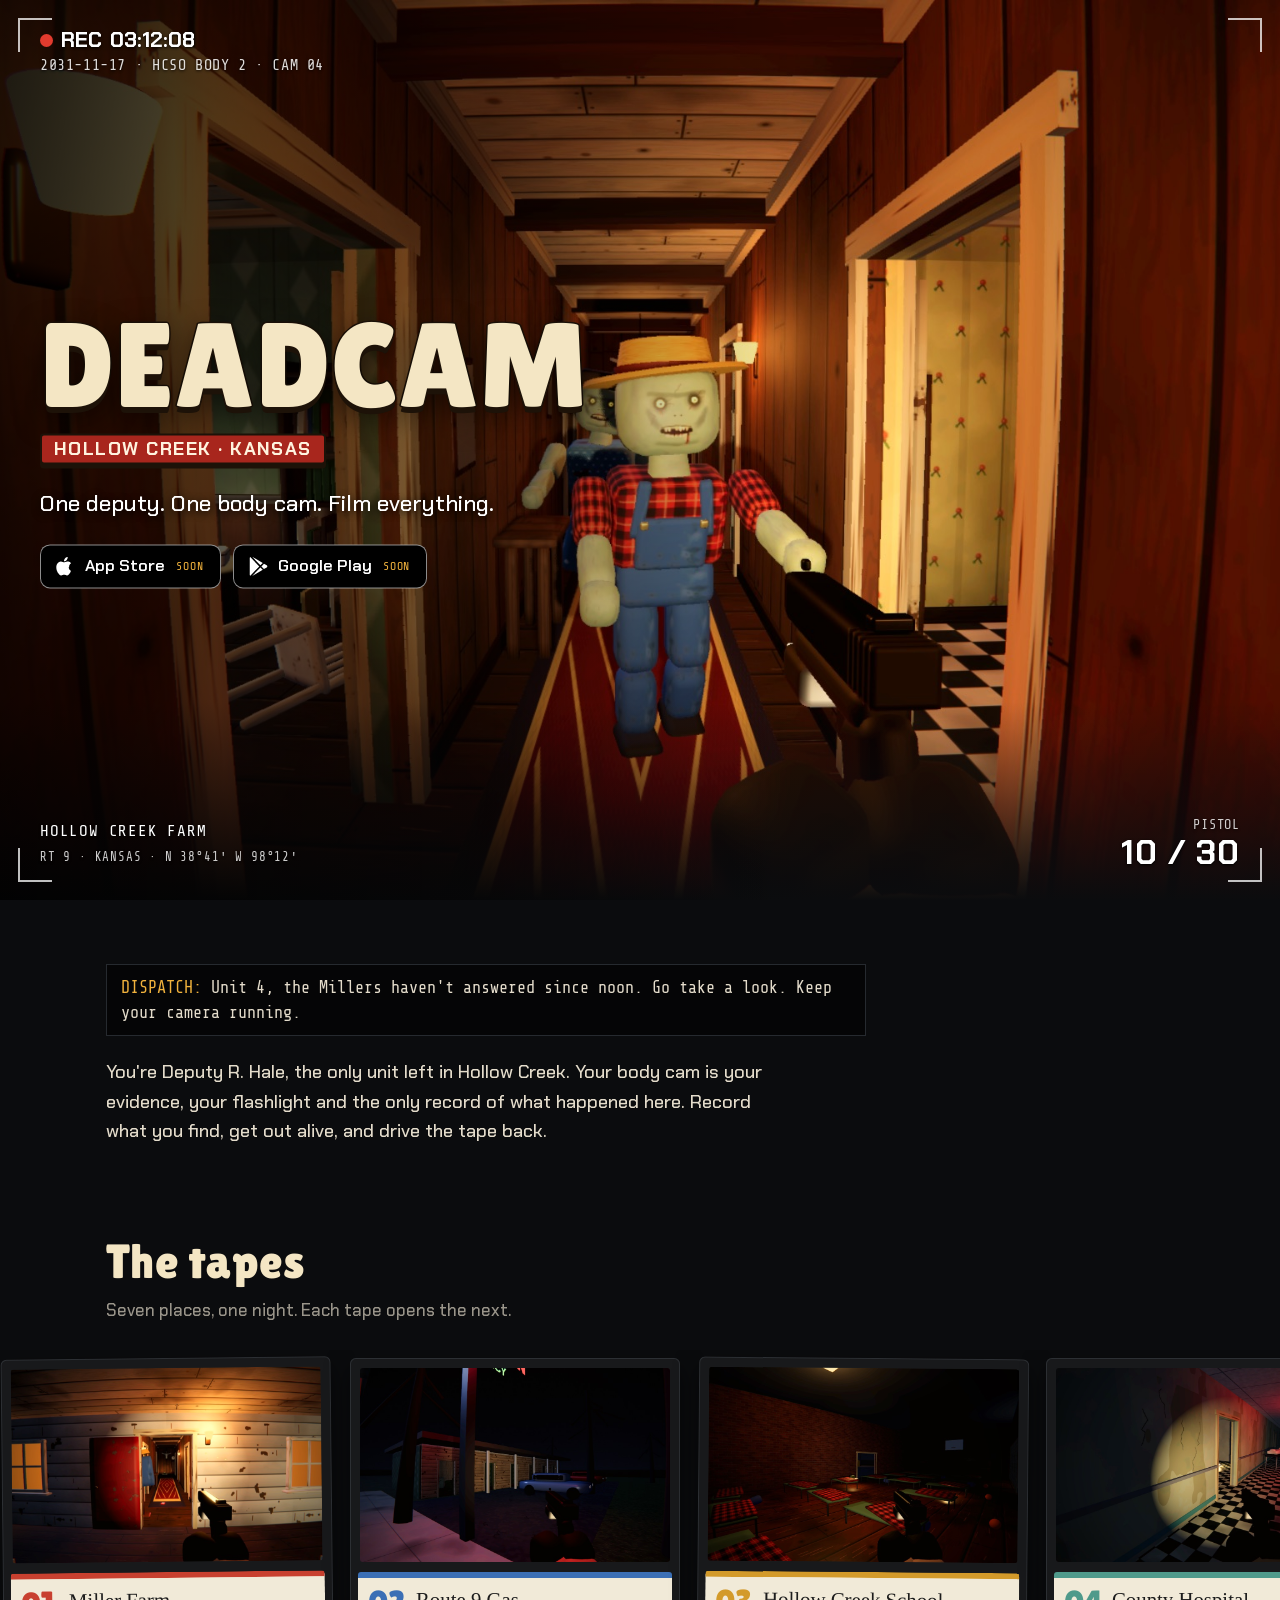
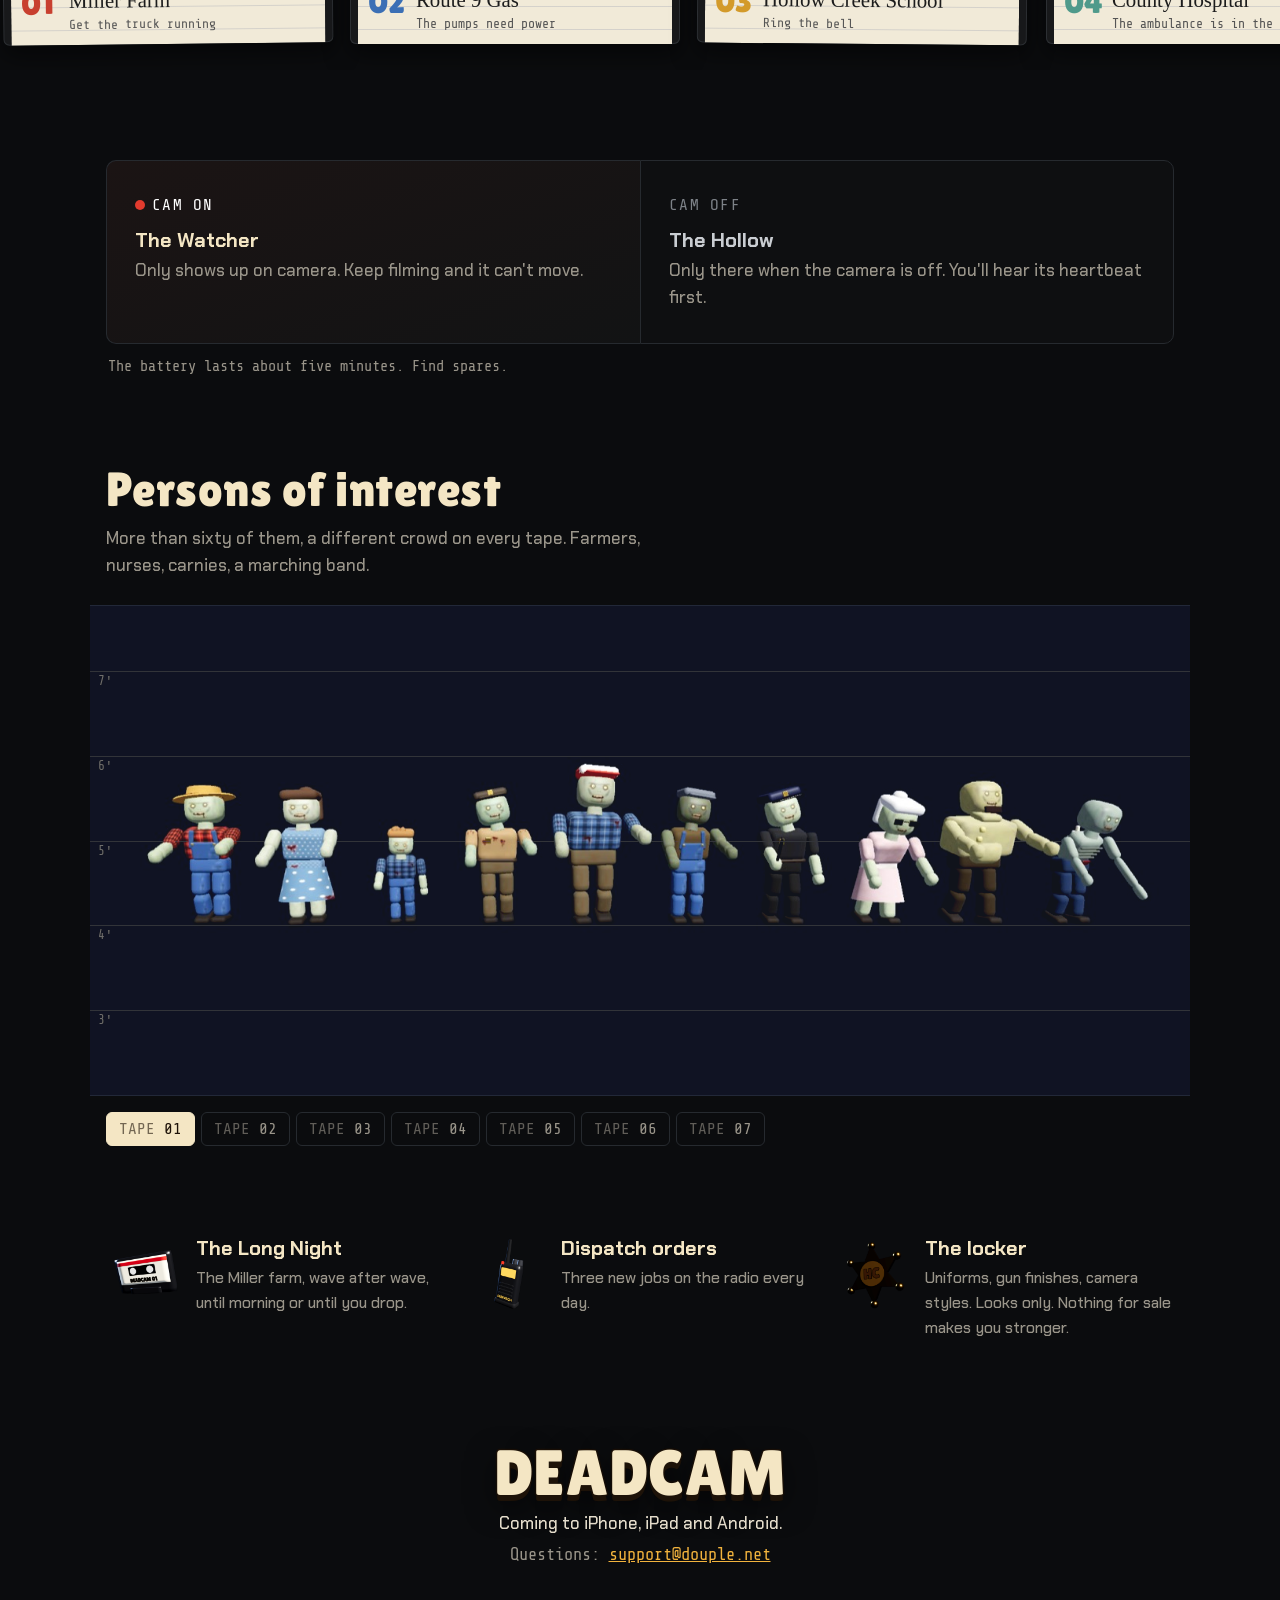
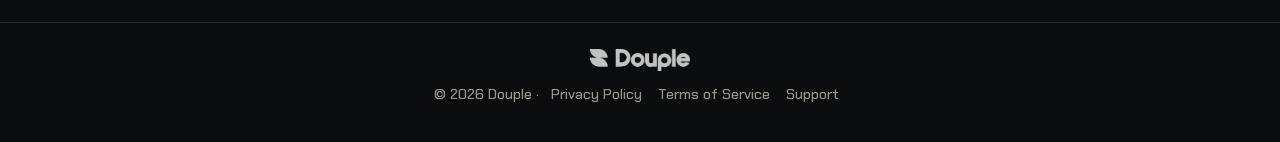
<file: index.html>
<!doctype html>
<html lang="en">
<head>
<meta charset="utf-8">
<meta name="viewport" content="width=device-width, initial-scale=1">
<title>DEADCAM: Hollow Creek</title>
<meta name="description" content="A body-cam zombie game for iPhone, iPad and Android. One deputy, one camera, seven tapes from a Kansas town that stopped answering.">
<meta property="og:title" content="DEADCAM: Hollow Creek">
<meta property="og:description" content="One deputy. One body cam. Seven tapes from a Kansas town that stopped answering.">
<meta property="og:image" content="https://deadcam.douple.site/assets/og.jpg">
<meta property="og:url" content="https://deadcam.douple.site/">
<meta property="og:type" content="website">
<meta name="twitter:card" content="summary_large_image">
<link rel="icon" href="/assets/icon-32.png" sizes="32x32">
<link rel="icon" href="/assets/icon-16.png" sizes="16x16">
<link rel="icon" href="/assets/icon-192.png" sizes="192x192">
<link rel="apple-touch-icon" href="/assets/icon-180.png">
<link rel="manifest" href="/site.webmanifest">
<meta name="theme-color" content="#0b0c0e">
<link rel="preconnect" href="https://fonts.googleapis.com">
<link rel="preconnect" href="https://fonts.gstatic.com" crossorigin>
<link href="https://fonts.googleapis.com/css2?family=Chakra+Petch:wght@500;600;700&family=Lilita+One&family=Permanent+Marker&family=Share+Tech+Mono&display=swap" rel="stylesheet">
<link rel="stylesheet" href="/assets/home.css">
</head>
<body>

<header class="hero">
  <img class="hero-img" src="/assets/shots/hero.jpg" alt="A zombie farmer walks down the Miller farmhouse hallway toward the deputy's body cam">
  <div class="vf" aria-hidden="true"><i></i><i></i><i></i><i></i></div>
  <div class="hud-top" aria-hidden="true">
    <span class="rec"><b></b>REC <span id="tc">03:12:07</span></span>
    <span class="meta">2031-11-17 · HCSO BODY 2 · CAM 04</span>
  </div>
  <div class="hero-copy">
    <h1 class="logo">DEADCAM</h1>
    <p class="plate">HOLLOW CREEK · KANSAS</p>
    <p class="line">One deputy. One body cam. Film everything.</p>
    <div class="stores">
      <span class="store"><svg viewBox="0 0 24 24" aria-hidden="true"><path d="M16.4 12.6c0-2.6 2.1-3.8 2.2-3.9-1.2-1.8-3.1-2-3.7-2-1.6-.2-3.1.9-3.9.9-.8 0-2-.9-3.4-.9-1.7 0-3.3 1-4.2 2.6-1.8 3.1-.5 7.7 1.3 10.2.8 1.2 1.8 2.6 3.1 2.5 1.3-.1 1.7-.8 3.2-.8s1.9.8 3.2.8c1.3 0 2.2-1.2 3-2.4.9-1.4 1.3-2.7 1.4-2.8-.1 0-2.6-1-2.6-3.9zM13.9 5c.7-.8 1.2-2 1-3.1-1 0-2.2.7-2.9 1.5-.6.7-1.2 1.9-1.1 3 1.1.1 2.3-.6 3-1.4z"/></svg>App Store<small>soon</small></span>
      <span class="store"><svg viewBox="0 0 24 24" aria-hidden="true"><path d="M3.6 1.8 13.4 12l-9.8 10.2c-.4-.2-.6-.6-.6-1.1V2.9c0-.5.2-.9.6-1.1zm11 11.4 2.6 2.6-11.5 6.6 8.9-9.2zm0-2.4L5.7 1.6l11.5 6.6-2.6 2.6zm3.9-1.8 3 1.7c.9.5.9 1.9 0 2.4l-3 1.7-2.8-2.8 2.8-3z"/></svg>Google Play<small>soon</small></span>
    </div>
  </div>
  <div class="hud-bot" aria-hidden="true">
    <span>HOLLOW CREEK FARM<br><em>RT 9 · KANSAS · N 38°41′ W 98°12′</em></span>
    <span class="ammo"><em>PISTOL</em>10 / 30</span>
  </div>
</header>

<main>

<section class="brief wrap">
  <p class="dispatch"><span>DISPATCH:</span> Unit 4, the Millers haven't answered since noon. Go take a look. Keep your camera running.</p>
  <p class="brief-text">You're Deputy R. Hale, the only unit left in Hollow Creek. Your body cam is your evidence, your flashlight and the only record of what happened here. Record what you find, get out alive, and drive the tape back.</p>
</section>

<section class="tapes" aria-labelledby="tapes-h">
  <div class="wrap head">
    <h2 id="tapes-h">The tapes</h2>
    <p>Seven places, one night. Each tape opens the next.</p>
  </div>
  <ol class="shelf">
    <li class="tape" style="--c:#c8402f"><img src="/assets/shots/t1.jpg" alt="The Miller farmhouse porch at night" loading="lazy"><div class="label"><span class="no">01</span><span class="hand">Miller Farm</span><span class="sub">Get the truck running</span></div></li>
    <li class="tape" style="--c:#3b6fb5"><img src="/assets/shots/t2.jpg" alt="The Motor Inn behind the Route 9 gas station" loading="lazy"><div class="label"><span class="no">02</span><span class="hand">Route 9 Gas</span><span class="sub">The pumps need power</span></div></li>
    <li class="tape" style="--c:#d39a2a"><img src="/assets/shots/t3.jpg" alt="Cots in the Hollow Creek School gym" loading="lazy"><div class="label"><span class="no">03</span><span class="hand">Hollow Creek School</span><span class="sub">Ring the bell</span></div></li>
    <li class="tape" style="--c:#4f9a8b"><img src="/assets/shots/t4.jpg" alt="The county hospital corridor under red emergency light" loading="lazy"><div class="label"><span class="no">04</span><span class="hand">County Hospital</span><span class="sub">The ambulance is in the garage</span></div></li>
    <li class="tape" style="--c:#b1452f"><img src="/assets/shots/t5.jpg" alt="A red flare over Main Street from the gazebo" loading="lazy"><div class="label"><span class="no">05</span><span class="hand">Main Street</span><span class="sub">Hold the square for the chopper</span></div></li>
    <li class="tape" style="--c:#8a4fb0"><img src="/assets/shots/t6.jpg" alt="The lit Ferris wheel at the county fair" loading="lazy"><div class="label"><span class="no">06</span><span class="hand">County Fair</span><span class="sub">Find us fuel</span></div></li>
    <li class="tape" style="--c:#5c8a3a"><img src="/assets/shots/t7.jpg" alt="Prairie Crest grain silos burning" loading="lazy"><div class="label"><span class="no">07</span><span class="hand">Prairie Crest</span><span class="sub">Where it started</span></div></li>
  </ol>
</section>

<section class="rules wrap" aria-labelledby="rules-h">
  <h2 id="rules-h" class="sr">Two you can't shoot the usual way</h2>
  <div class="rule on">
    <span class="tag"><b></b>CAM ON</span>
    <h3>The Watcher</h3>
    <p>Only shows up on camera. Keep filming and it can't move.</p>
  </div>
  <div class="rule off">
    <span class="tag">CAM OFF</span>
    <h3>The Hollow</h3>
    <p>Only there when the camera is off. You'll hear its heartbeat first.</p>
  </div>
  <p class="battery">The battery lasts about five minutes. Find spares.</p>
</section>

<section class="lineup" aria-labelledby="lineup-h">
  <div class="wrap head">
    <h2 id="lineup-h">Persons of interest</h2>
    <p>More than sixty of them, a different crowd on every tape. Farmers, nurses, carnies, a marching band.</p>
  </div>
  <div class="wall">
    <div class="marks" aria-hidden="true"><span>7′</span><span>6′</span><span>5′</span><span>4′</span><span>3′</span></div>
    <img id="lineup-img" src="/assets/lineup/0.jpg" alt="Zombie lineup from Tape 01">
  </div>
  <div class="wrap">
    <div class="tabs" role="tablist" aria-label="Lineup by tape">
      <button role="tab" aria-selected="true" data-i="0">01</button><button role="tab" data-i="1">02</button><button role="tab" data-i="2">03</button><button role="tab" data-i="3">04</button><button role="tab" data-i="4">05</button><button role="tab" data-i="5">06</button><button role="tab" data-i="6">07</button>
    </div>
  </div>
</section>

<section class="more wrap" aria-label="More to do">
  <div class="item"><img src="/assets/ui_tape.png" alt="" width="84" height="84"><div><h3>The Long Night</h3><p>The Miller farm, wave after wave, until morning or until you drop.</p></div></div>
  <div class="item"><img src="/assets/ui_radio.png" alt="" width="84" height="84"><div><h3>Dispatch orders</h3><p>Three new jobs on the radio every day.</p></div></div>
  <div class="item"><img src="/assets/ui_badge.png" alt="" width="84" height="84"><div><h3>The locker</h3><p>Uniforms, gun finishes, camera styles. Looks only. Nothing for sale makes you stronger.</p></div></div>
</section>

<section class="end wrap">
  <p class="logo small">DEADCAM</p>
  <p>Coming to iPhone, iPad and Android.</p>
  <p class="mono">Questions: <a href="mailto:support@douple.net">support@douple.net</a></p>
</section>

</main>

<footer><img src="/assets/douple.png" alt="Douple">© 2026 Douple · <a href="/privacy.html">Privacy Policy</a><a href="/terms.html">Terms of Service</a><a href="/support.html">Support</a></footer>

<script>
(function () {
  var tc = document.getElementById('tc'), s = 3 * 3600 + 12 * 60 + 7;
  setInterval(function () {
    s++;
    var h = Math.floor(s / 3600), m = Math.floor(s / 60) % 60, x = s % 60;
    tc.textContent = String(h).padStart(2, '0') + ':' + String(m).padStart(2, '0') + ':' + String(x).padStart(2, '0');
  }, 1000);
  var img = document.getElementById('lineup-img');
  var tabs = document.querySelectorAll('.tabs button');
  tabs.forEach(function (b) {
    b.addEventListener('click', function () {
      tabs.forEach(function (o) { o.setAttribute('aria-selected', o === b ? 'true' : 'false'); });
      img.src = '/assets/lineup/' + b.dataset.i + '.jpg';
      img.alt = 'Zombie lineup from Tape 0' + (+b.dataset.i + 1);
    });
  });
})();
</script>
</body>
</html>
</file>
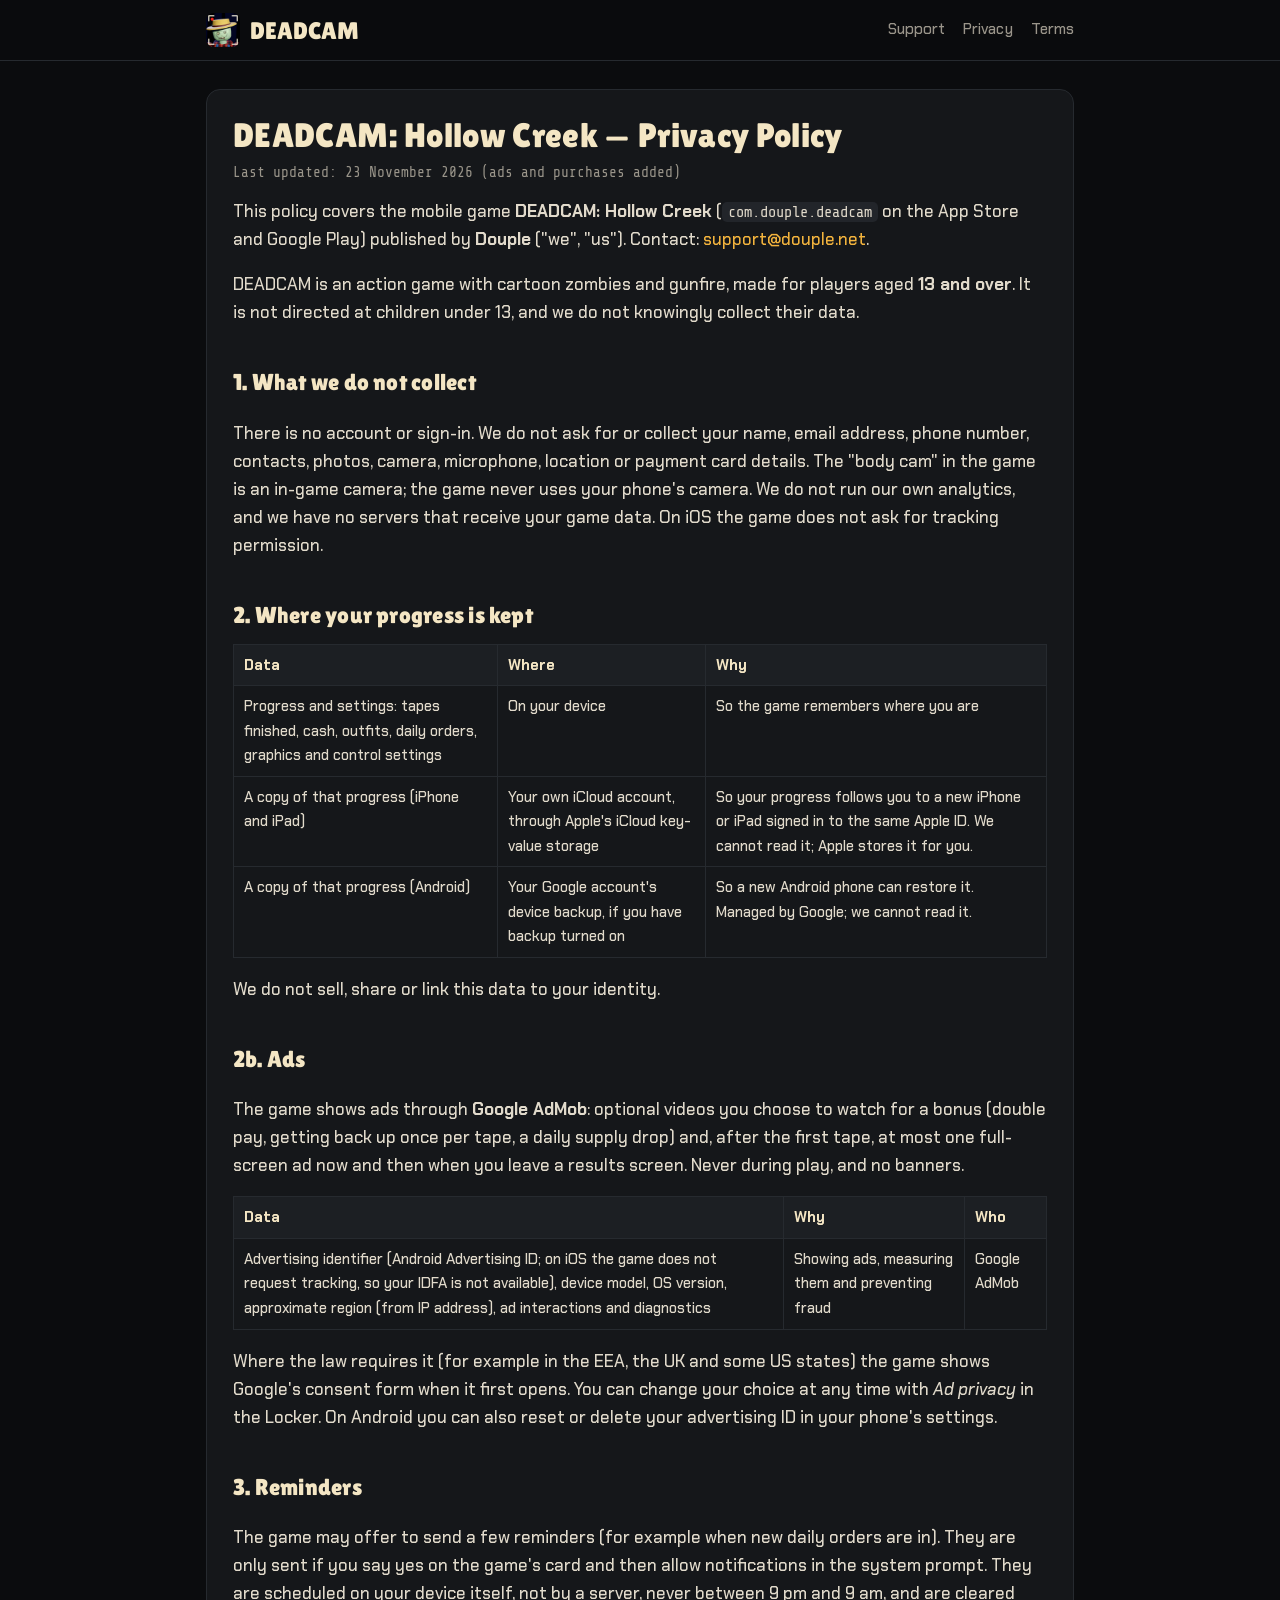
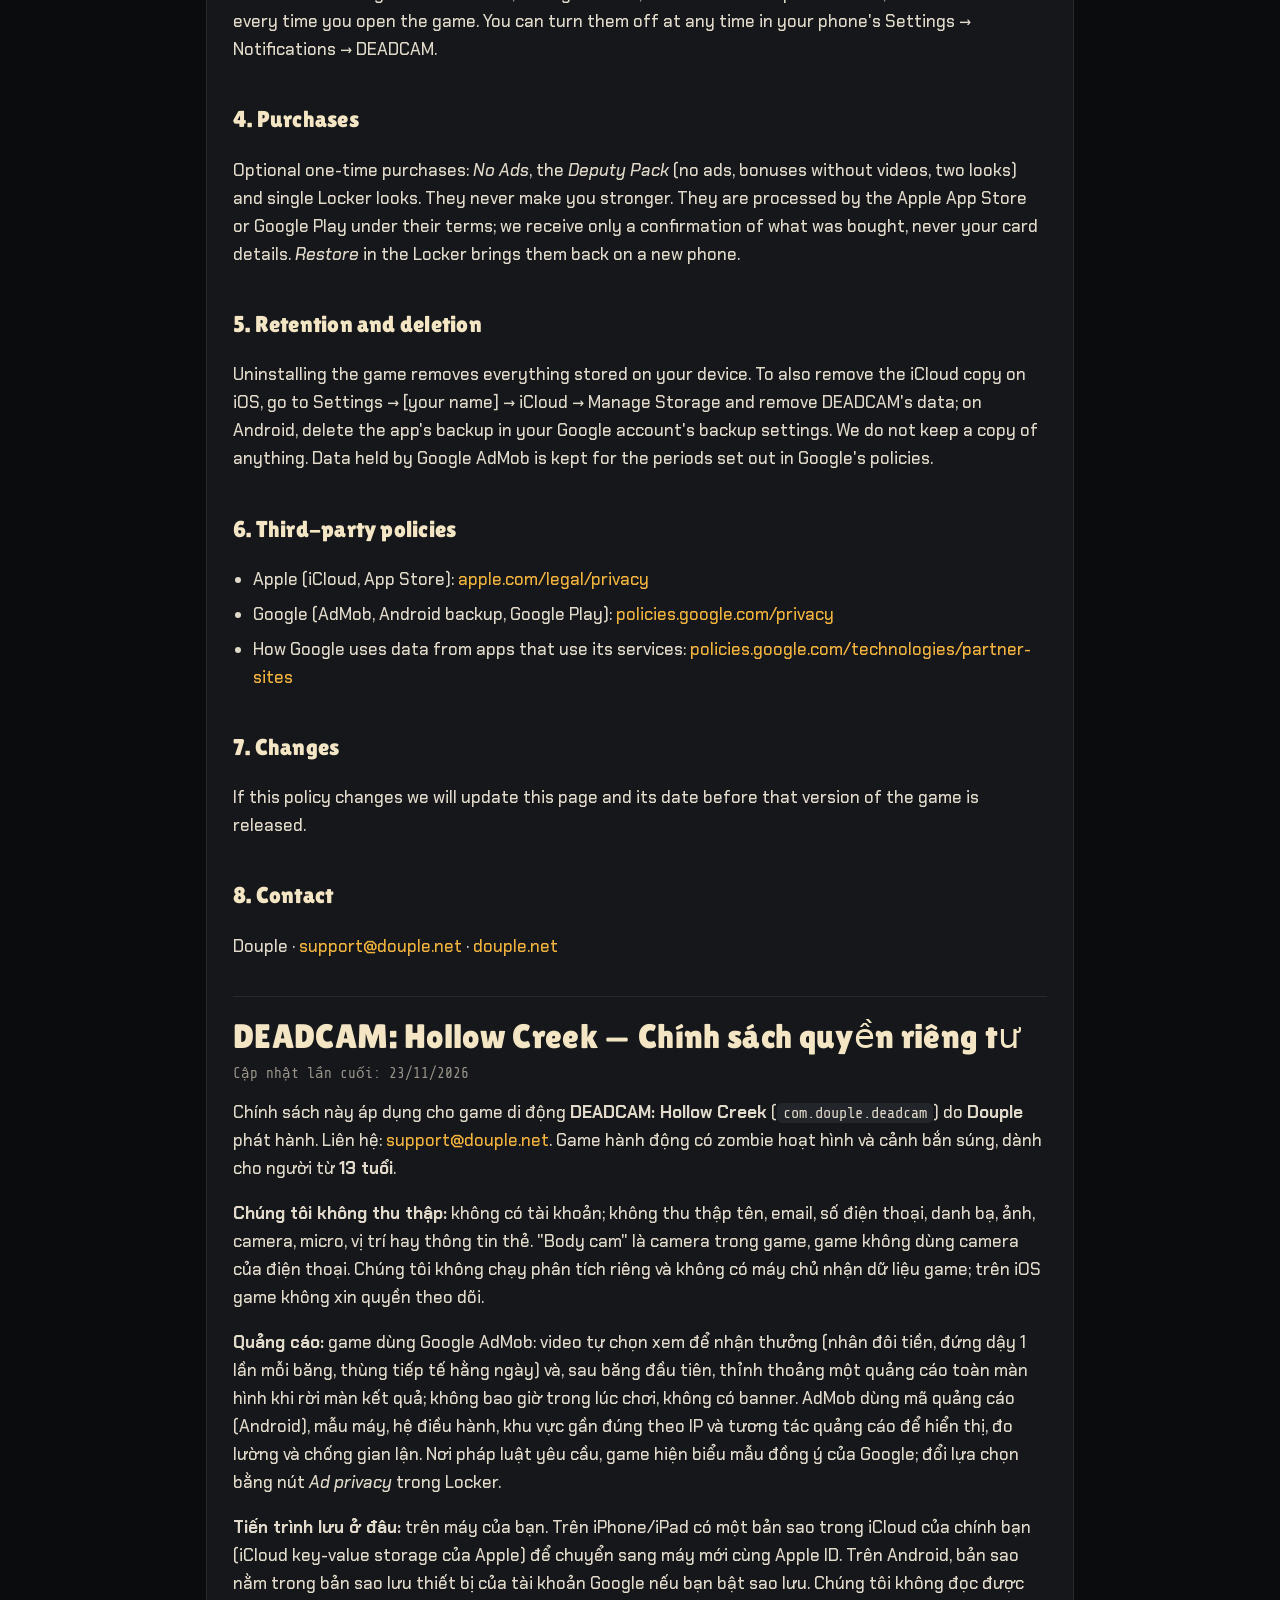
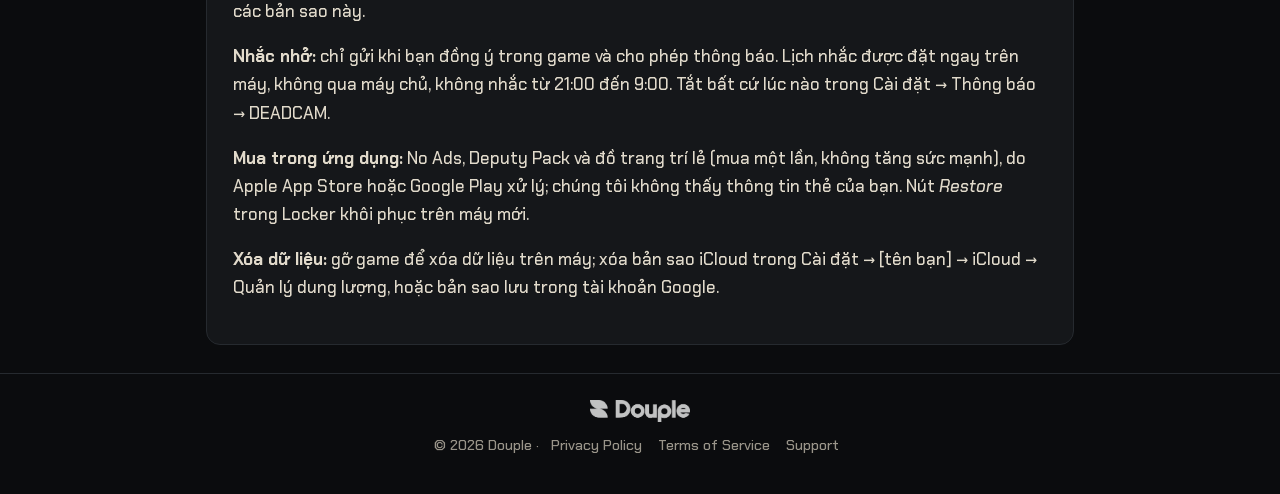
<file: privacy.html>
<!doctype html>
<html lang="en">
<head>
<meta charset="utf-8">
<meta name="viewport" content="width=device-width, initial-scale=1">
<title>Privacy Policy · DEADCAM: Hollow Creek</title>
<meta name="description" content="How DEADCAM: Hollow Creek handles your data.">
<meta property="og:title" content="Privacy Policy · DEADCAM: Hollow Creek">
<meta property="og:description" content="How DEADCAM: Hollow Creek handles your data.">
<meta property="og:image" content="https://deadcam.douple.site/assets/og.jpg">
<meta property="og:type" content="website">
<meta name="twitter:card" content="summary_large_image">
<link rel="icon" href="/assets/icon-32.png" sizes="32x32">
<link rel="icon" href="/assets/icon-16.png" sizes="16x16">
<link rel="icon" href="/assets/icon-192.png" sizes="192x192">
<link rel="apple-touch-icon" href="/assets/icon-180.png">
<link rel="manifest" href="/site.webmanifest">
<meta name="theme-color" content="#0b0c0e">
<link rel="preconnect" href="https://fonts.googleapis.com">
<link rel="preconnect" href="https://fonts.gstatic.com" crossorigin>
<link href="https://fonts.googleapis.com/css2?family=Chakra+Petch:wght@500;600;700&family=Lilita+One&family=Share+Tech+Mono&display=swap" rel="stylesheet">
<link rel="stylesheet" href="/assets/style.css">
</head>
<body>
<header class="top"><div class="wrap">
<a class="brand" href="/"><img src="/assets/icon-192.png" alt="">DEADCAM</a>
<nav><a href="/support.html">Support</a><a href="/privacy.html">Privacy</a><a href="/terms.html">Terms</a></nav>
</div></header>
<main class="wrap">
<article class="card">
<h1>DEADCAM: Hollow Creek — Privacy Policy</h1>
<p class="meta">Last updated: 23 November 2026 (ads and purchases added)</p>
<p>This policy covers the mobile game <b>DEADCAM: Hollow Creek</b> (<code>com.douple.deadcam</code> on the App Store and Google Play) published by <b>Douple</b> ("we", "us"). Contact: <a href="mailto:support@douple.net">support@douple.net</a>.</p>
<p>DEADCAM is an action game with cartoon zombies and gunfire, made for players aged <b>13 and over</b>. It is not directed at children under 13, and we do not knowingly collect their data.</p>

<h2>1. What we do not collect</h2>
<p>There is no account or sign-in. We do not ask for or collect your name, email address, phone number, contacts, photos, camera, microphone, location or payment card details. The "body cam" in the game is an in-game camera; the game never uses your phone's camera. We do not run our own analytics, and we have no servers that receive your game data. On iOS the game does not ask for tracking permission.</p>

<h2>2. Where your progress is kept</h2>
<div class="table-scroll"><table>
<tr><th>Data</th><th>Where</th><th>Why</th></tr>
<tr><td>Progress and settings: tapes finished, cash, outfits, daily orders, graphics and control settings</td><td>On your device</td><td>So the game remembers where you are</td></tr>
<tr><td>A copy of that progress (iPhone and iPad)</td><td>Your own iCloud account, through Apple's iCloud key-value storage</td><td>So your progress follows you to a new iPhone or iPad signed in to the same Apple ID. We cannot read it; Apple stores it for you.</td></tr>
<tr><td>A copy of that progress (Android)</td><td>Your Google account's device backup, if you have backup turned on</td><td>So a new Android phone can restore it. Managed by Google; we cannot read it.</td></tr>
</table></div>
<p>We do not sell, share or link this data to your identity.</p>

<h2>2b. Ads</h2>
<p>The game shows ads through <b>Google AdMob</b>: optional videos you choose to watch for a bonus (double pay, getting back up once per tape, a daily supply drop) and, after the first tape, at most one full-screen ad now and then when you leave a results screen. Never during play, and no banners.</p>
<div class="table-scroll"><table>
<tr><th>Data</th><th>Why</th><th>Who</th></tr>
<tr><td>Advertising identifier (Android Advertising ID; on iOS the game does not request tracking, so your IDFA is not available), device model, OS version, approximate region (from IP address), ad interactions and diagnostics</td><td>Showing ads, measuring them and preventing fraud</td><td>Google AdMob</td></tr>
</table></div>
<p>Where the law requires it (for example in the EEA, the UK and some US states) the game shows Google's consent form when it first opens. You can change your choice at any time with <i>Ad privacy</i> in the Locker. On Android you can also reset or delete your advertising ID in your phone's settings.</p>

<h2>3. Reminders</h2>
<p>The game may offer to send a few reminders (for example when new daily orders are in). They are only sent if you say yes on the game's card and then allow notifications in the system prompt. They are scheduled on your device itself, not by a server, never between 9 pm and 9 am, and are cleared every time you open the game. You can turn them off at any time in your phone's Settings → Notifications → DEADCAM.</p>

<h2>4. Purchases</h2>
<p>Optional one-time purchases: <i>No Ads</i>, the <i>Deputy Pack</i> (no ads, bonuses without videos, two looks) and single Locker looks. They never make you stronger. They are processed by the Apple App Store or Google Play under their terms; we receive only a confirmation of what was bought, never your card details. <i>Restore</i> in the Locker brings them back on a new phone.</p>

<h2>5. Retention and deletion</h2>
<p>Uninstalling the game removes everything stored on your device. To also remove the iCloud copy on iOS, go to Settings → [your name] → iCloud → Manage Storage and remove DEADCAM's data; on Android, delete the app's backup in your Google account's backup settings. We do not keep a copy of anything. Data held by Google AdMob is kept for the periods set out in Google's policies.</p>

<h2>6. Third-party policies</h2>
<ul>
<li>Apple (iCloud, App Store): <a href="https://www.apple.com/legal/privacy/">apple.com/legal/privacy</a></li>
<li>Google (AdMob, Android backup, Google Play): <a href="https://policies.google.com/privacy">policies.google.com/privacy</a></li>
<li>How Google uses data from apps that use its services: <a href="https://policies.google.com/technologies/partner-sites">policies.google.com/technologies/partner-sites</a></li>
</ul>

<h2>7. Changes</h2>
<p>If this policy changes we will update this page and its date before that version of the game is released.</p>

<h2>8. Contact</h2>
<p>Douple · <a href="mailto:support@douple.net">support@douple.net</a> · <a href="https://douple.net">douple.net</a></p>

<div class="vi" lang="vi">
<h1>DEADCAM: Hollow Creek — Chính sách quyền riêng tư</h1>
<p class="meta">Cập nhật lần cuối: 23/11/2026</p>
<p>Chính sách này áp dụng cho game di động <b>DEADCAM: Hollow Creek</b> (<code>com.douple.deadcam</code>) do <b>Douple</b> phát hành. Liên hệ: <a href="mailto:support@douple.net">support@douple.net</a>. Game hành động có zombie hoạt hình và cảnh bắn súng, dành cho người từ <b>13 tuổi</b>.</p>
<p><b>Chúng tôi không thu thập:</b> không có tài khoản; không thu thập tên, email, số điện thoại, danh bạ, ảnh, camera, micro, vị trí hay thông tin thẻ. "Body cam" là camera trong game, game không dùng camera của điện thoại. Chúng tôi không chạy phân tích riêng và không có máy chủ nhận dữ liệu game; trên iOS game không xin quyền theo dõi.</p>
<p><b>Quảng cáo:</b> game dùng Google AdMob: video tự chọn xem để nhận thưởng (nhân đôi tiền, đứng dậy 1 lần mỗi băng, thùng tiếp tế hằng ngày) và, sau băng đầu tiên, thỉnh thoảng một quảng cáo toàn màn hình khi rời màn kết quả; không bao giờ trong lúc chơi, không có banner. AdMob dùng mã quảng cáo (Android), mẫu máy, hệ điều hành, khu vực gần đúng theo IP và tương tác quảng cáo để hiển thị, đo lường và chống gian lận. Nơi pháp luật yêu cầu, game hiện biểu mẫu đồng ý của Google; đổi lựa chọn bằng nút <i>Ad privacy</i> trong Locker.</p>
<p><b>Tiến trình lưu ở đâu:</b> trên máy của bạn. Trên iPhone/iPad có một bản sao trong iCloud của chính bạn (iCloud key-value storage của Apple) để chuyển sang máy mới cùng Apple ID. Trên Android, bản sao nằm trong bản sao lưu thiết bị của tài khoản Google nếu bạn bật sao lưu. Chúng tôi không đọc được các bản sao này.</p>
<p><b>Nhắc nhở:</b> chỉ gửi khi bạn đồng ý trong game và cho phép thông báo. Lịch nhắc được đặt ngay trên máy, không qua máy chủ, không nhắc từ 21:00 đến 9:00. Tắt bất cứ lúc nào trong Cài đặt → Thông báo → DEADCAM.</p>
<p><b>Mua trong ứng dụng:</b> No Ads, Deputy Pack và đồ trang trí lẻ (mua một lần, không tăng sức mạnh), do Apple App Store hoặc Google Play xử lý; chúng tôi không thấy thông tin thẻ của bạn. Nút <i>Restore</i> trong Locker khôi phục trên máy mới.</p>
<p><b>Xóa dữ liệu:</b> gỡ game để xóa dữ liệu trên máy; xóa bản sao iCloud trong Cài đặt → [tên bạn] → iCloud → Quản lý dung lượng, hoặc bản sao lưu trong tài khoản Google.</p>
</div>
</article>
</main>
<footer><img src="/assets/douple.png" alt="Douple">© 2026 Douple · <a href="/privacy.html">Privacy Policy</a><a href="/terms.html">Terms of Service</a><a href="/support.html">Support</a></footer>
</body>
</html>
</file>
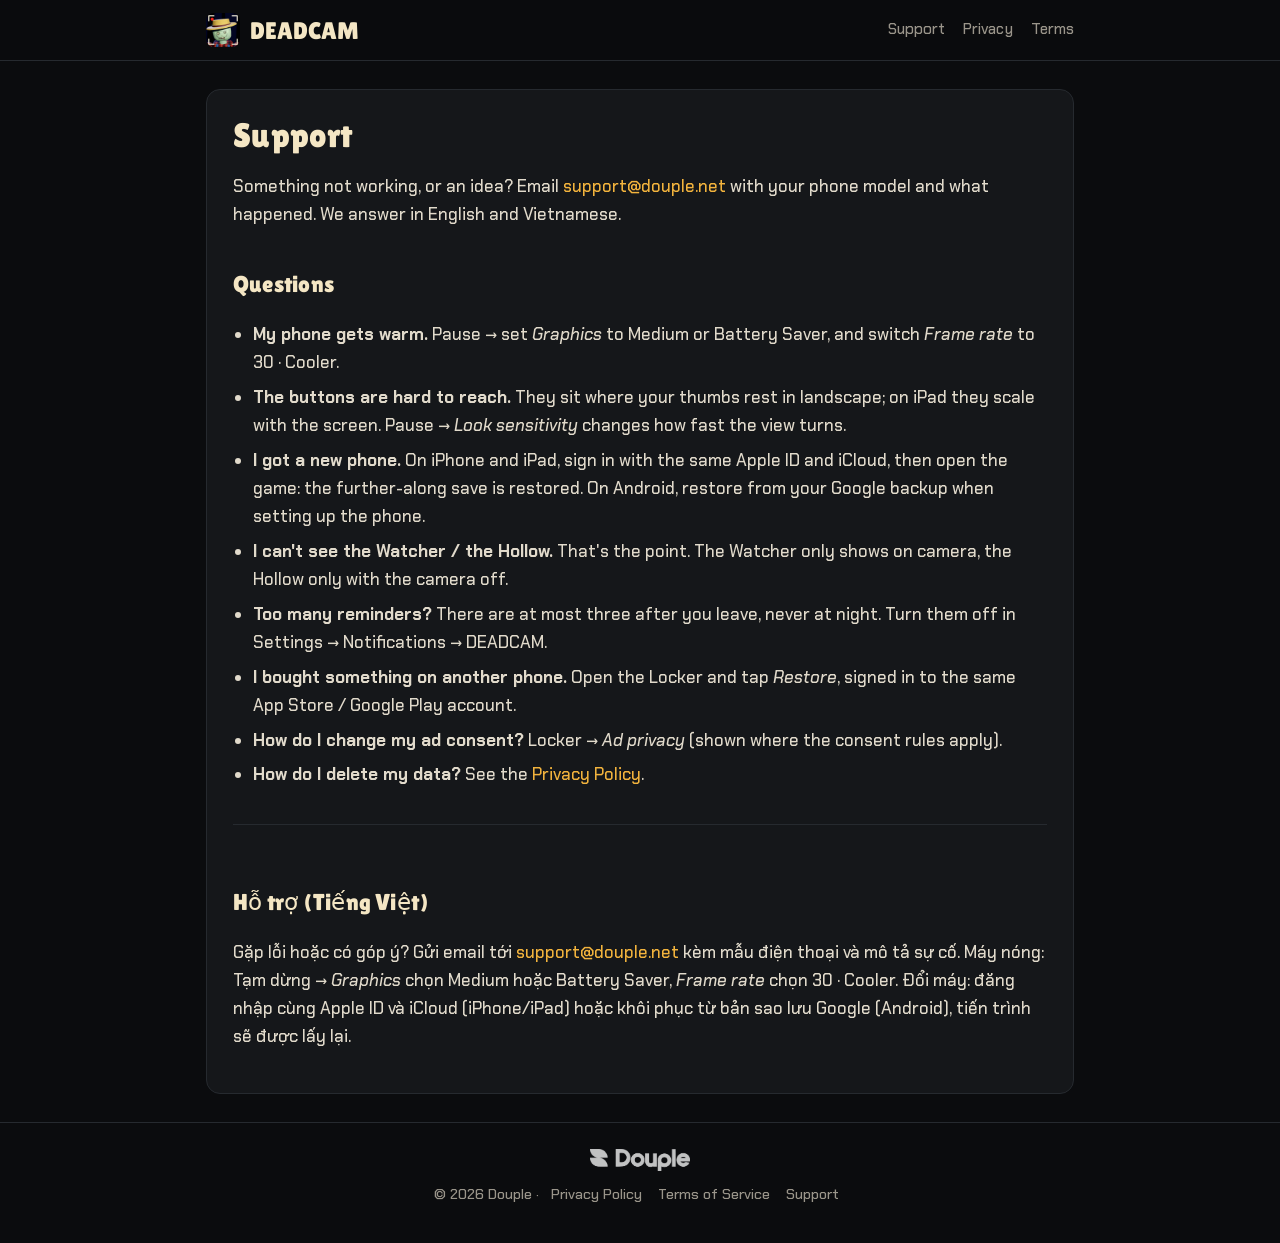
<file: support.html>
<!doctype html>
<html lang="en">
<head>
<meta charset="utf-8">
<meta name="viewport" content="width=device-width, initial-scale=1">
<title>Support · DEADCAM: Hollow Creek</title>
<meta name="description" content="Help with DEADCAM: Hollow Creek.">
<meta property="og:title" content="Support · DEADCAM: Hollow Creek">
<meta property="og:description" content="Help with DEADCAM: Hollow Creek.">
<meta property="og:image" content="https://deadcam.douple.site/assets/og.jpg">
<meta property="og:type" content="website">
<meta name="twitter:card" content="summary_large_image">
<link rel="icon" href="/assets/icon-32.png" sizes="32x32">
<link rel="icon" href="/assets/icon-16.png" sizes="16x16">
<link rel="icon" href="/assets/icon-192.png" sizes="192x192">
<link rel="apple-touch-icon" href="/assets/icon-180.png">
<link rel="manifest" href="/site.webmanifest">
<meta name="theme-color" content="#0b0c0e">
<link rel="preconnect" href="https://fonts.googleapis.com">
<link rel="preconnect" href="https://fonts.gstatic.com" crossorigin>
<link href="https://fonts.googleapis.com/css2?family=Chakra+Petch:wght@500;600;700&family=Lilita+One&family=Share+Tech+Mono&display=swap" rel="stylesheet">
<link rel="stylesheet" href="/assets/style.css">
</head>
<body>
<header class="top"><div class="wrap">
<a class="brand" href="/"><img src="/assets/icon-192.png" alt="">DEADCAM</a>
<nav><a href="/support.html">Support</a><a href="/privacy.html">Privacy</a><a href="/terms.html">Terms</a></nav>
</div></header>
<main class="wrap">
<article class="card">
<h1>Support</h1>
<p>Something not working, or an idea? Email <a href="mailto:support@douple.net">support@douple.net</a> with your phone model and what happened. We answer in English and Vietnamese.</p>
<h2>Questions</h2>
<ul>
<li><b>My phone gets warm.</b> Pause → set <i>Graphics</i> to Medium or Battery Saver, and switch <i>Frame rate</i> to 30 · Cooler.</li>
<li><b>The buttons are hard to reach.</b> They sit where your thumbs rest in landscape; on iPad they scale with the screen. Pause → <i>Look sensitivity</i> changes how fast the view turns.</li>
<li><b>I got a new phone.</b> On iPhone and iPad, sign in with the same Apple ID and iCloud, then open the game: the further-along save is restored. On Android, restore from your Google backup when setting up the phone.</li>
<li><b>I can't see the Watcher / the Hollow.</b> That's the point. The Watcher only shows on camera, the Hollow only with the camera off.</li>
<li><b>Too many reminders?</b> There are at most three after you leave, never at night. Turn them off in Settings → Notifications → DEADCAM.</li>
<li><b>I bought something on another phone.</b> Open the Locker and tap <i>Restore</i>, signed in to the same App Store / Google Play account.</li>
<li><b>How do I change my ad consent?</b> Locker → <i>Ad privacy</i> (shown where the consent rules apply).</li>
<li><b>How do I delete my data?</b> See the <a href="/privacy.html">Privacy Policy</a>.</li>
</ul>
<div class="vi" lang="vi">
<h2>Hỗ trợ (Tiếng Việt)</h2>
<p>Gặp lỗi hoặc có góp ý? Gửi email tới <a href="mailto:support@douple.net">support@douple.net</a> kèm mẫu điện thoại và mô tả sự cố. Máy nóng: Tạm dừng → <i>Graphics</i> chọn Medium hoặc Battery Saver, <i>Frame rate</i> chọn 30 · Cooler. Đổi máy: đăng nhập cùng Apple ID và iCloud (iPhone/iPad) hoặc khôi phục từ bản sao lưu Google (Android), tiến trình sẽ được lấy lại.</p>
</div>
</article>
</main>
<footer><img src="/assets/douple.png" alt="Douple">© 2026 Douple · <a href="/privacy.html">Privacy Policy</a><a href="/terms.html">Terms of Service</a><a href="/support.html">Support</a></footer>
</body>
</html>
</file>
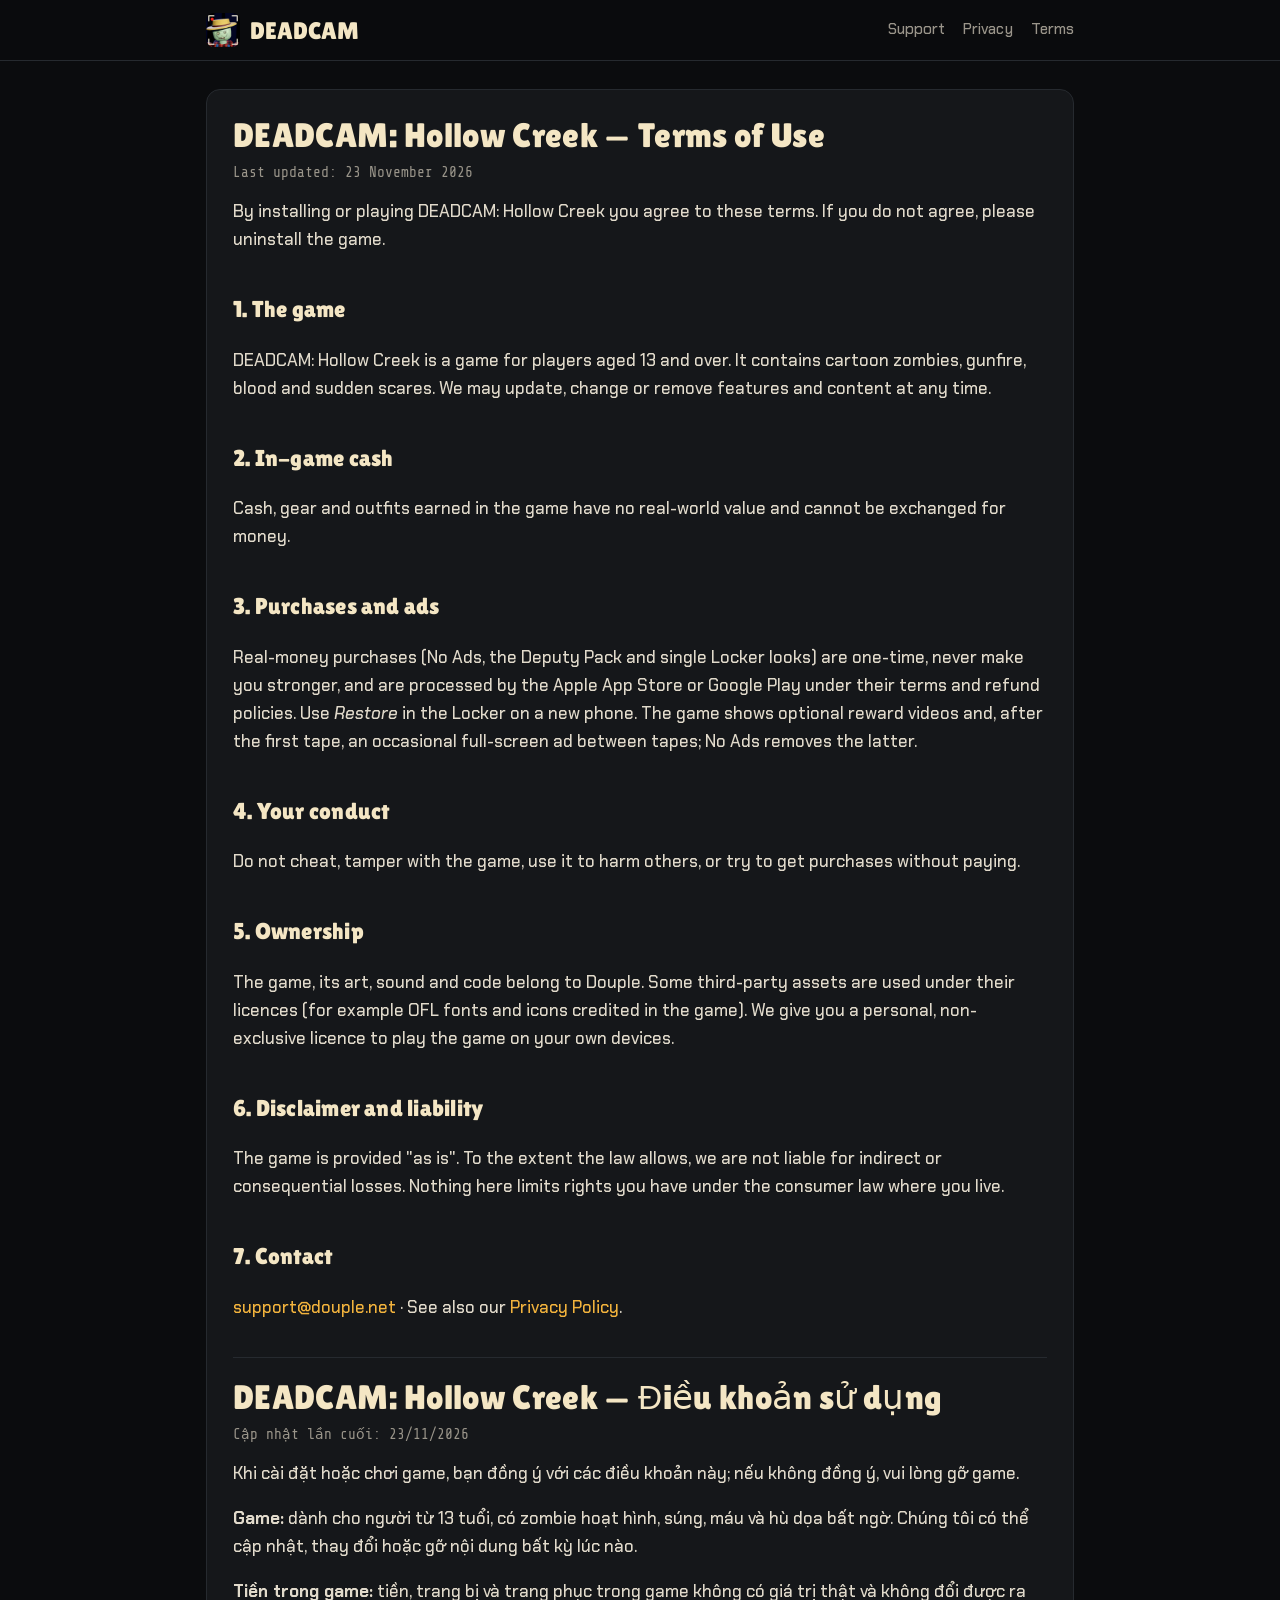
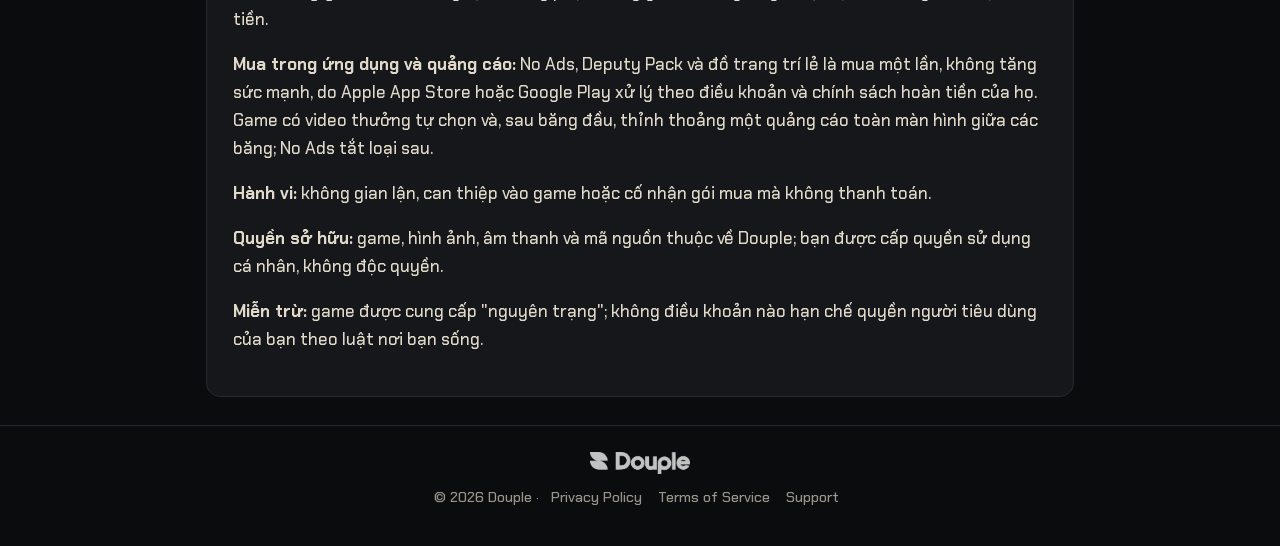
<file: terms.html>
<!doctype html>
<html lang="en">
<head>
<meta charset="utf-8">
<meta name="viewport" content="width=device-width, initial-scale=1">
<title>Terms of Service · DEADCAM: Hollow Creek</title>
<meta name="description" content="Terms of use for DEADCAM: Hollow Creek.">
<meta property="og:title" content="Terms of Service · DEADCAM: Hollow Creek">
<meta property="og:description" content="Terms of use for DEADCAM: Hollow Creek.">
<meta property="og:image" content="https://deadcam.douple.site/assets/og.jpg">
<meta property="og:type" content="website">
<meta name="twitter:card" content="summary_large_image">
<link rel="icon" href="/assets/icon-32.png" sizes="32x32">
<link rel="icon" href="/assets/icon-16.png" sizes="16x16">
<link rel="icon" href="/assets/icon-192.png" sizes="192x192">
<link rel="apple-touch-icon" href="/assets/icon-180.png">
<link rel="manifest" href="/site.webmanifest">
<meta name="theme-color" content="#0b0c0e">
<link rel="preconnect" href="https://fonts.googleapis.com">
<link rel="preconnect" href="https://fonts.gstatic.com" crossorigin>
<link href="https://fonts.googleapis.com/css2?family=Chakra+Petch:wght@500;600;700&family=Lilita+One&family=Share+Tech+Mono&display=swap" rel="stylesheet">
<link rel="stylesheet" href="/assets/style.css">
</head>
<body>
<header class="top"><div class="wrap">
<a class="brand" href="/"><img src="/assets/icon-192.png" alt="">DEADCAM</a>
<nav><a href="/support.html">Support</a><a href="/privacy.html">Privacy</a><a href="/terms.html">Terms</a></nav>
</div></header>
<main class="wrap">
<article class="card">
<h1>DEADCAM: Hollow Creek — Terms of Use</h1>
<p class="meta">Last updated: 23 November 2026</p>
<p>By installing or playing DEADCAM: Hollow Creek you agree to these terms. If you do not agree, please uninstall the game.</p>
<h2>1. The game</h2>
<p>DEADCAM: Hollow Creek is a game for players aged 13 and over. It contains cartoon zombies, gunfire, blood and sudden scares. We may update, change or remove features and content at any time.</p>
<h2>2. In-game cash</h2>
<p>Cash, gear and outfits earned in the game have no real-world value and cannot be exchanged for money.</p>
<h2>3. Purchases and ads</h2>
<p>Real-money purchases (No Ads, the Deputy Pack and single Locker looks) are one-time, never make you stronger, and are processed by the Apple App Store or Google Play under their terms and refund policies. Use <i>Restore</i> in the Locker on a new phone. The game shows optional reward videos and, after the first tape, an occasional full-screen ad between tapes; No Ads removes the latter.</p>
<h2>4. Your conduct</h2>
<p>Do not cheat, tamper with the game, use it to harm others, or try to get purchases without paying.</p>
<h2>5. Ownership</h2>
<p>The game, its art, sound and code belong to Douple. Some third-party assets are used under their licences (for example OFL fonts and icons credited in the game). We give you a personal, non-exclusive licence to play the game on your own devices.</p>
<h2>6. Disclaimer and liability</h2>
<p>The game is provided "as is". To the extent the law allows, we are not liable for indirect or consequential losses. Nothing here limits rights you have under the consumer law where you live.</p>
<h2>7. Contact</h2>
<p><a href="mailto:support@douple.net">support@douple.net</a> · See also our <a href="/privacy.html">Privacy Policy</a>.</p>
<div class="vi" lang="vi">
<h1>DEADCAM: Hollow Creek — Điều khoản sử dụng</h1>
<p class="meta">Cập nhật lần cuối: 23/11/2026</p>
<p>Khi cài đặt hoặc chơi game, bạn đồng ý với các điều khoản này; nếu không đồng ý, vui lòng gỡ game.</p>
<p><b>Game:</b> dành cho người từ 13 tuổi, có zombie hoạt hình, súng, máu và hù dọa bất ngờ. Chúng tôi có thể cập nhật, thay đổi hoặc gỡ nội dung bất kỳ lúc nào.</p>
<p><b>Tiền trong game:</b> tiền, trang bị và trang phục trong game không có giá trị thật và không đổi được ra tiền.</p>
<p><b>Mua trong ứng dụng và quảng cáo:</b> No Ads, Deputy Pack và đồ trang trí lẻ là mua một lần, không tăng sức mạnh, do Apple App Store hoặc Google Play xử lý theo điều khoản và chính sách hoàn tiền của họ. Game có video thưởng tự chọn và, sau băng đầu, thỉnh thoảng một quảng cáo toàn màn hình giữa các băng; No Ads tắt loại sau.</p>
<p><b>Hành vi:</b> không gian lận, can thiệp vào game hoặc cố nhận gói mua mà không thanh toán.</p>
<p><b>Quyền sở hữu:</b> game, hình ảnh, âm thanh và mã nguồn thuộc về Douple; bạn được cấp quyền sử dụng cá nhân, không độc quyền.</p>
<p><b>Miễn trừ:</b> game được cung cấp "nguyên trạng"; không điều khoản nào hạn chế quyền người tiêu dùng của bạn theo luật nơi bạn sống.</p>
</div>
</article>
</main>
<footer><img src="/assets/douple.png" alt="Douple">© 2026 Douple · <a href="/privacy.html">Privacy Policy</a><a href="/terms.html">Terms of Service</a><a href="/support.html">Support</a></footer>
</body>
</html>
</file>
<file: assets/home.css>
:root {
  --bg: #0b0c0e;
  --panel: #15171a;
  --line: #262a2f;
  --text: #e4dccb;
  --muted: #9a958a;
  --cream: #f4e6c4;
  --rec: #e23b2e;
  --amber: #f2b33d;
  --hud: "Share Tech Mono", ui-monospace, monospace;
}
* { box-sizing: border-box; }
html, body { margin: 0; background: var(--bg); color: var(--text); }
body { font: 500 17px/1.6 "Chakra Petch", system-ui, sans-serif; overflow-x: hidden; }
a { color: var(--amber); }
img { max-width: 100%; }
.wrap { max-width: 1100px; margin: 0 auto; padding: 0 16px; }
.sr { position: absolute; width: 1px; height: 1px; overflow: hidden; clip: rect(0 0 0 0); }
h2 { font: 400 clamp(2rem, 5vw, 3rem)/1.05 "Lilita One", sans-serif; color: var(--cream); margin: 0 0 .2em; letter-spacing: .01em; }
h3 { font: 700 1.25rem/1.2 "Chakra Petch", sans-serif; color: var(--cream); margin: 0 0 .25em; }

/* ---------- hero: the body-cam viewfinder */
.hero { position: relative; height: min(100svh, 62.5vw + 120px); min-height: 560px; overflow: hidden; background: #000; color: #fff; }
.hero-img { position: absolute; inset: 0; width: 100%; height: 100%; object-fit: cover; object-position: 50% 40%; }
.hero::after { content: ""; position: absolute; inset: 0; pointer-events: none;
  background: linear-gradient(90deg, rgba(0,0,0,.82) 0%, rgba(0,0,0,.45) 38%, rgba(0,0,0,0) 62%),
              linear-gradient(0deg, rgba(11,12,14,1) 0%, rgba(11,12,14,0) 22%); }
.vf { position: absolute; inset: 18px; z-index: 2; pointer-events: none; }
.vf i { position: absolute; width: 34px; height: 34px; border: 2px solid rgba(255,255,255,.75); }
.vf i:nth-child(1) { top: 0; left: 0; border-right: 0; border-bottom: 0; }
.vf i:nth-child(2) { top: 0; right: 0; border-left: 0; border-bottom: 0; }
.vf i:nth-child(3) { bottom: 0; left: 0; border-right: 0; border-top: 0; }
.vf i:nth-child(4) { bottom: 0; right: 0; border-left: 0; border-top: 0; }
.hud-top, .hud-bot { position: absolute; left: 40px; right: 40px; z-index: 3; font-family: var(--hud); text-shadow: 0 1px 3px #000; }
.hud-top { top: 30px; display: flex; flex-direction: column; gap: 2px; }
.rec { font: 700 1.35rem/1 "Chakra Petch", sans-serif; display: flex; align-items: center; gap: 8px; }
.rec b { width: 13px; height: 13px; border-radius: 50%; background: var(--rec); animation: blink 1.2s steps(1) infinite; }
@keyframes blink { 50% { opacity: 0; } }
.hud-top .meta { font-size: .95rem; opacity: .85; letter-spacing: .04em; }
.hud-bot { bottom: 30px; display: flex; justify-content: space-between; align-items: flex-end; font-size: 1rem; letter-spacing: .05em; }
.hud-bot em { font-style: normal; font-size: .78rem; opacity: .8; }
.ammo { text-align: right; font: 700 2.1rem/1 "Chakra Petch", sans-serif; }
.ammo em { display: block; font: .85rem var(--hud); margin-bottom: 4px; }
.hero-copy { position: absolute; z-index: 3; left: 40px; top: 50%; transform: translateY(-50%); max-width: 560px; }
.logo { font: 400 clamp(3.6rem, 11vw, 7.5rem)/.9 "Lilita One", sans-serif; color: var(--cream); margin: 0; letter-spacing: .01em;
  -webkit-text-stroke: 3px #1d1208; paint-order: stroke fill; text-shadow: 0 6px 0 #1d1208, 0 10px 30px rgba(0,0,0,.6); }
.plate { display: inline-block; margin: 14px 0 0; padding: 5px 12px 4px; background: #a8261d; border: 2px solid #1d1208; border-radius: 4px;
  font: 700 clamp(.9rem, 2vw, 1.15rem)/1 "Chakra Petch", sans-serif; letter-spacing: .08em; color: #fff3df; box-shadow: 0 4px 0 #1d1208; }
.line { font-size: clamp(1.1rem, 2.4vw, 1.4rem); margin: 22px 0 22px; color: #fff; text-shadow: 0 2px 8px #000; }
.stores { display: flex; gap: 12px; flex-wrap: wrap; }
.store { display: inline-flex; align-items: center; gap: 9px; padding: 10px 16px 10px 13px; border-radius: 10px; background: #000; border: 1.5px solid rgba(255,255,255,.55);
  font: 600 1.02rem/1 "Chakra Petch", sans-serif; color: #fff; }
.store svg { width: 22px; height: 22px; fill: #fff; }
.store small { font: .72rem var(--hud); color: var(--amber); text-transform: uppercase; letter-spacing: .08em; margin-left: 2px; }

/* ---------- briefing */
.brief { padding: 64px 16px 30px; }
.dispatch { display: inline-block; font: 1.05rem/1.5 var(--hud); background: rgba(0,0,0,.55); border: 1px solid var(--line); padding: 10px 14px; margin: 0 0 22px; max-width: 760px; }
.dispatch span { color: var(--amber); }
.brief-text { max-width: 680px; font-size: 1.15rem; margin: 0; color: var(--text); }

/* ---------- tapes: a shelf of VHS cassettes */
.tapes { padding: 60px 0 40px; }
.head p { color: var(--muted); margin: 0 0 26px; max-width: 560px; }
.shelf { list-style: none; margin: 0; padding: 8px max(16px, calc((100vw - 1100px) / 2 + 16px)) 26px; display: flex; gap: 18px; overflow-x: auto; scroll-snap-type: x mandatory; scrollbar-width: thin; scrollbar-color: #3a3f45 transparent; }
.tape { flex: 0 0 min(78vw, 330px); scroll-snap-align: start; background: #18191b; border-radius: 6px; padding: 10px 10px 0;
  box-shadow: inset 0 0 0 1px #2c2f33, 0 10px 24px rgba(0,0,0,.5); position: relative; }
.tape:nth-child(odd) { transform: rotate(-.6deg); }
.tape:nth-child(3n) { transform: rotate(.5deg); }
.tape img { display: block; width: 100%; aspect-ratio: 16/10; object-fit: cover; border-radius: 3px; filter: saturate(1.05); }
.label { position: relative; margin: 10px -2px 0; padding: 10px 12px 12px 58px; background: #f1ead8; color: #222; border-radius: 3px 3px 0 0; border-top: 6px solid var(--c);
  background-image: repeating-linear-gradient(180deg, transparent 0 22px, rgba(40,60,120,.14) 22px 23px); background-position: 0 6px; }
.no { position: absolute; left: 10px; top: 8px; font: 400 2rem/1 "Lilita One", sans-serif; color: var(--c); }
.hand { display: block; font: 400 1.3rem/1.15 "Permanent Marker", cursive; color: #1c1c1c; }
.sub { display: block; font: .82rem/1.3 var(--hud); color: #555; margin-top: 3px; }

/* ---------- camera rules */
.rules { display: grid; grid-template-columns: 1fr 1fr; gap: 0; margin-top: 50px; margin-bottom: 30px; }
.rule { padding: 30px 28px 32px; border: 1px solid var(--line); }
.rule.on { background: linear-gradient(160deg, #1b1414, #121314); border-right: 0; border-radius: 10px 0 0 10px; }
.rule.off { background: #0e0f11; border-radius: 0 10px 10px 0; }
.rule p { margin: 0; color: var(--muted); }
.tag { display: inline-flex; align-items: center; gap: 7px; font: 1rem var(--hud); letter-spacing: .08em; margin-bottom: 14px; color: #fff; }
.tag b { width: 10px; height: 10px; border-radius: 50%; background: var(--rec); animation: blink 1.2s steps(1) infinite; }
.rule.off .tag { color: #7d8288; }
.rule.off h3 { color: #c9cdd2; }
.battery { grid-column: 1 / -1; font: .95rem var(--hud); color: var(--muted); margin: 14px 2px 0; }

/* ---------- lineup wall */
.lineup { padding: 60px 0 30px; }
.wall { position: relative; max-width: 1100px; margin: 0 auto; background: #10131b; border-top: 1px solid #222838; border-bottom: 1px solid #222838; }
.wall img { position: relative; display: block; width: 100%; height: auto; mix-blend-mode: lighten; }
.marks { position: absolute; inset: 0; display: flex; flex-direction: column; justify-content: space-evenly; pointer-events: none; }
.marks span { border-top: 1px solid rgba(230,225,210,.16); font: .8rem var(--hud); color: rgba(230,225,210,.45); padding: 2px 8px; }
.tabs { display: flex; gap: 6px; flex-wrap: wrap; margin-top: 16px; }
.tabs button { font: 1rem var(--hud); background: transparent; color: var(--muted); border: 1px solid var(--line); border-radius: 6px; padding: 7px 12px; cursor: pointer; }
.tabs button::before { content: "TAPE "; opacity: .6; }
.tabs button[aria-selected="true"] { background: var(--cream); color: #1d1208; border-color: var(--cream); }

/* ---------- more */
.more { display: grid; grid-template-columns: repeat(3, 1fr); gap: 26px; padding-top: 60px; padding-bottom: 40px; }
.item { display: flex; gap: 14px; align-items: flex-start; }
.item img { flex: 0 0 auto; width: 76px; height: 76px; object-fit: contain; }
.item p { margin: 0; color: var(--muted); font-size: .98rem; }

/* ---------- end */
.end { text-align: center; padding: 60px 16px 50px; }
.logo.small { font-size: clamp(2.6rem, 8vw, 4rem); margin-bottom: 8px; }
.end p { margin: 4px 0; }
.mono { font-family: var(--hud); color: var(--muted); }

footer { border-top: 1px solid var(--line); color: var(--muted); font-size: .9rem; text-align: center; padding: 26px 16px 36px; }
footer a { margin: 0 8px; color: var(--muted); text-decoration: none; }
footer img { height: 22px; opacity: .75; display: block; margin: 0 auto 12px; }

@media (max-width: 760px) {
  .hero { height: auto; min-height: 0; display: flex; flex-direction: column; }
  .hero-img { position: relative; height: 62vw; min-height: 240px; }
  .hero::after { background: linear-gradient(0deg, rgba(11,12,14,1) 0%, rgba(11,12,14,1) calc(100% - 62vw), rgba(11,12,14,0) calc(100% - 62vw + 90px)); }
  .vf { inset: 10px; bottom: auto; height: calc(62vw - 20px); min-height: 220px; }
  .vf i { width: 22px; height: 22px; }
  .hud-top { top: 18px; left: 24px; right: 24px; }
  .rec { font-size: 1.05rem; }
  .hud-top .meta { font-size: .72rem; }
  .hud-bot { display: none; }
  .hero-copy { position: relative; left: auto; top: auto; transform: none; padding: 0 16px 10px; margin-top: -48px; }
  .brief { padding-top: 40px; }
  .rules { grid-template-columns: 1fr; }
  .rule.on { border-right: 1px solid var(--line); border-bottom: 0; border-radius: 10px 10px 0 0; }
  .rule.off { border-radius: 0 0 10px 10px; }
  .more { grid-template-columns: 1fr; gap: 22px; }
  .vf i:nth-child(3), .vf i:nth-child(4) { display: none; }
  .wall { overflow-x: auto; scrollbar-width: none; }
  .wall img { width: 760px; max-width: none; }
  .marks { width: 760px; }
}
@media (prefers-reduced-motion: reduce) { .rec b, .tag b { animation: none; } }
</file>
<file: assets/style.css>
:root {
  --bg: #0b0c0e;
  --panel: #15171a;
  --line: #262a2f;
  --text: #e1dacb;
  --muted: #9a958a;
  --cream: #f4e6c4;
  --amber: #f2b33d;
  --rec: #e23b2e;
}
* { box-sizing: border-box; }
html, body { margin: 0; background: var(--bg); color: var(--text); }
body { font: 500 17px/1.65 "Chakra Petch", system-ui, sans-serif; }
a { color: var(--amber); text-decoration: none; }
a:hover { text-decoration: underline; }
h1, h2 { font-family: "Lilita One", sans-serif; font-weight: 400; color: var(--cream); letter-spacing: .01em; }
h1 { font-size: 2.1rem; line-height: 1.15; margin: 0 0 .4em; }
h2 { font-size: 1.45rem; margin: 1.6em 0 .4em; }
.wrap { max-width: 900px; margin: 0 auto; padding: 0 16px; }
.top { position: sticky; top: 0; z-index: 5; background: rgba(11,12,14,.9); backdrop-filter: blur(6px); border-bottom: 1px solid var(--line); }
.top .wrap { display: flex; align-items: center; gap: 12px; height: 60px; }
.brand { display: flex; align-items: center; gap: 10px; margin-right: auto; font: 400 1.5rem "Lilita One", sans-serif; color: var(--cream); }
.brand:hover { text-decoration: none; }
.brand img { width: 34px; height: 34px; border-radius: 8px; }
.top nav { display: flex; gap: 18px; font-size: .95rem; }
.top nav a { color: var(--muted); }
.top nav a:hover { color: var(--text); text-decoration: none; }
.card { background: var(--panel); border: 1px solid var(--line); border-radius: 14px; padding: 26px; margin: 28px 0; }
.meta { color: var(--muted); font: .9rem "Share Tech Mono", monospace; margin-top: -4px; }
code { background: #22252a; padding: 1px 6px; border-radius: 5px; font: .9em "Share Tech Mono", monospace; overflow-wrap: anywhere; }
ul { padding-left: 1.2em; }
li { margin: .4em 0; }
.table-scroll { overflow-x: auto; }
table { border-collapse: collapse; width: 100%; font-size: .93rem; }
th, td { border: 1px solid var(--line); padding: 8px 10px; text-align: left; vertical-align: top; }
th { background: #1c1f23; color: var(--cream); }
.vi { margin-top: 36px; padding-top: 20px; border-top: 1px solid var(--line); }
.rec404 { font: 1.1rem "Share Tech Mono", monospace; letter-spacing: .1em; color: var(--muted); display: inline-flex; gap: 8px; align-items: center; }
.rec404 b { width: 10px; height: 10px; border-radius: 50%; background: var(--rec); }
footer { border-top: 1px solid var(--line); color: var(--muted); font-size: .9rem; text-align: center; padding: 26px 16px 36px; }
footer a { margin: 0 8px; color: var(--muted); }
footer img { height: 22px; opacity: .75; display: block; margin: 0 auto 12px; }
@media (max-width: 560px) {
  body { font-size: 16px; }
  .top .wrap { height: 54px; }
  .brand { font-size: 1.2rem; }
  .top nav { gap: 12px; font-size: .85rem; }
  h1 { font-size: 1.7rem; }
  .card { padding: 18px; }
}
</file>
